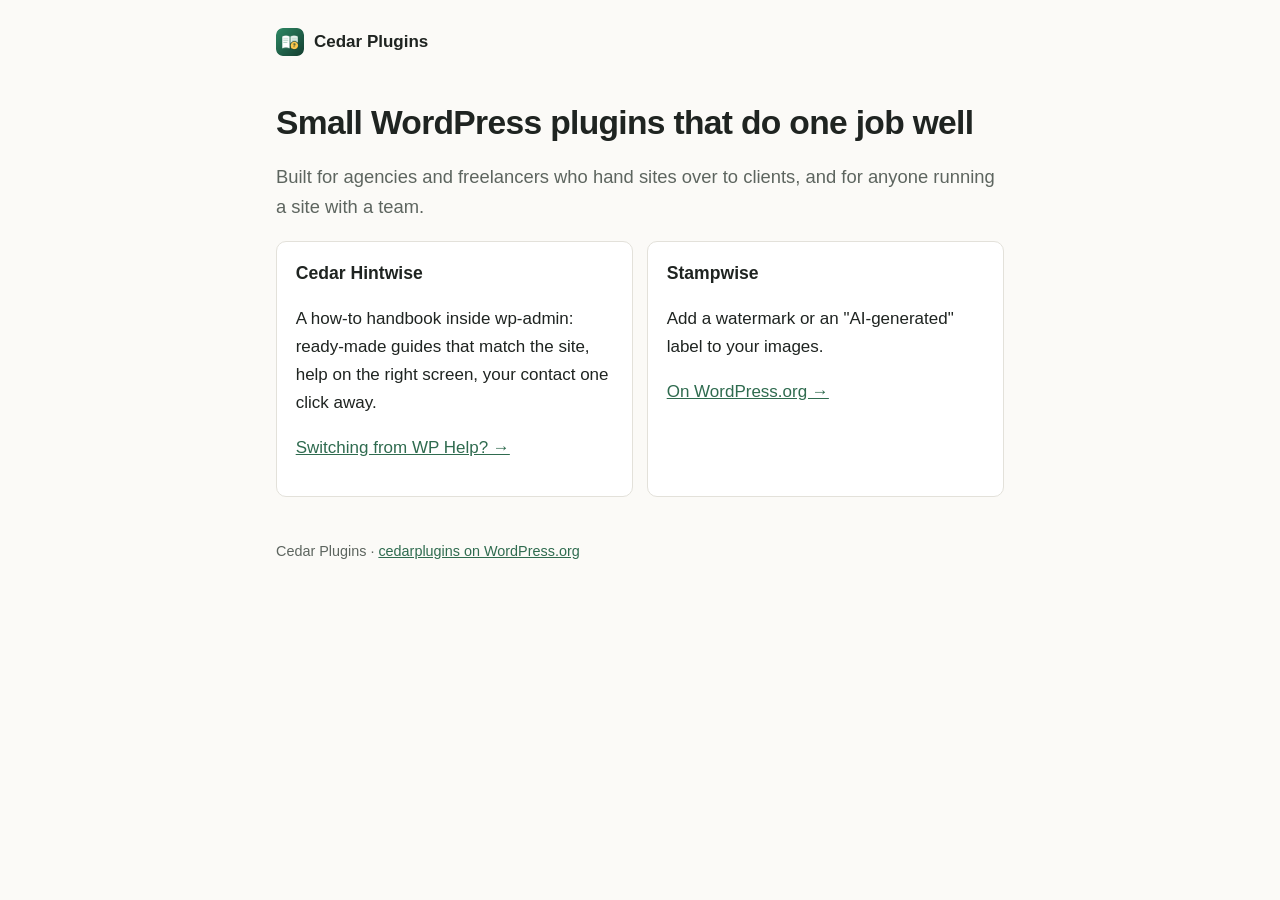
<file: index.html>
<!doctype html>
<html lang="en">
<head>
<meta charset="utf-8">
<meta name="viewport" content="width=device-width, initial-scale=1">
<title>Cedar Plugins: WordPress plugins for agencies and site owners</title>
<meta name="description" content="Cedar Plugins makes small, focused WordPress plugins: Cedar Hintwise (client handbook in wp-admin) and Stampwise (image watermarks and AI labels).">
<link rel="canonical" href="https://nkiro33.github.io/cedar-plugins/">
<link rel="icon" href="assets/hintwise-icon.png" type="image/png">
<link rel="stylesheet" href="assets/style.css">
</head>
<body>
<header><img src="assets/hintwise-icon.png" alt=""><a href="./">Cedar Plugins</a></header>
<main>
<h1>Small WordPress plugins that do one job well</h1>
<p class="lead">Built for agencies and freelancers who hand sites over to clients, and for anyone running a site with a team.</p>
<div class="cards">
  <div class="card">
    <h3>Cedar Hintwise</h3>
    <p>A how-to handbook inside wp-admin: ready-made guides that match the site, help on the right screen, your contact one click away.</p>
    <p><a href="wp-help-alternative/">Switching from WP Help? →</a></p>
  </div>
  <div class="card">
    <h3>Stampwise</h3>
    <p>Add a watermark or an "AI-generated" label to your images.</p>
    <p><a href="https://wordpress.org/plugins/stampwise/">On WordPress.org →</a></p>
  </div>
</div>
</main>
<footer>Cedar Plugins · <a href="https://profiles.wordpress.org/cedarplugins/">cedarplugins on WordPress.org</a></footer>
</body>
</html>
</file>
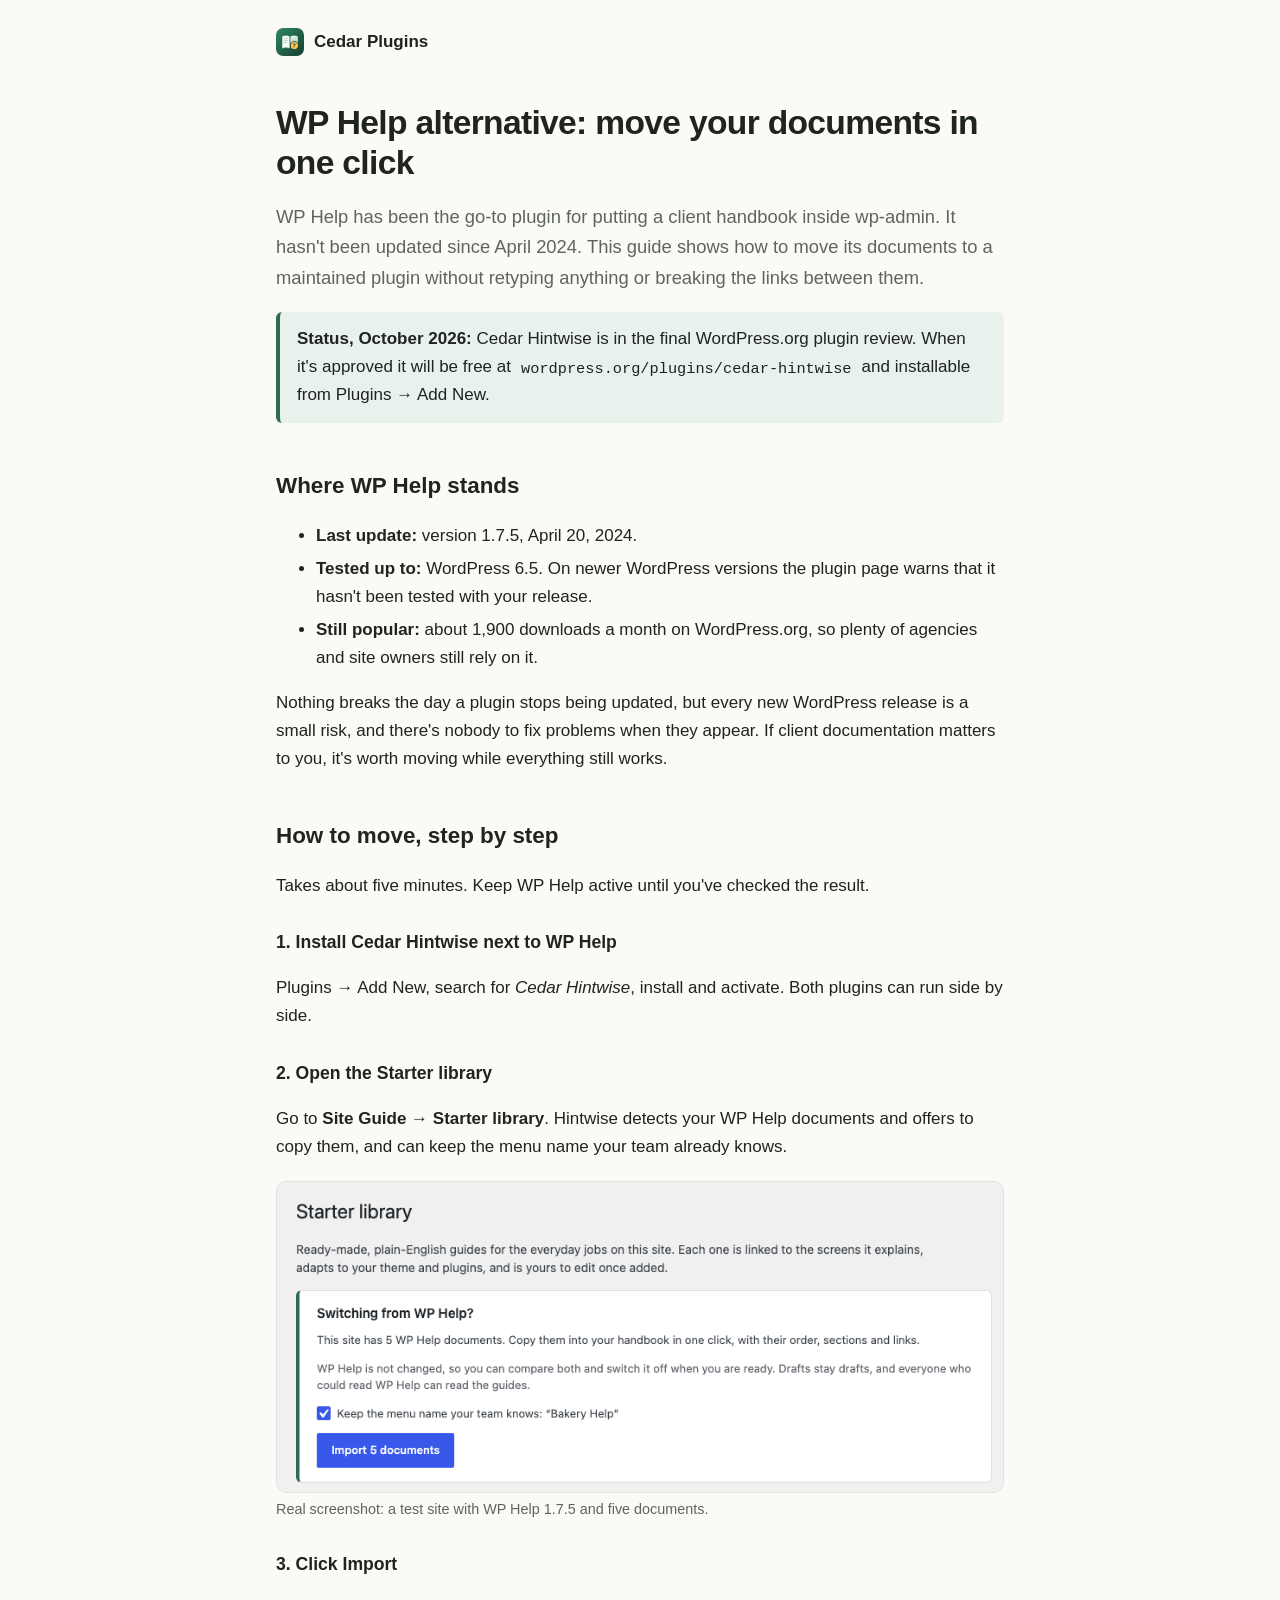
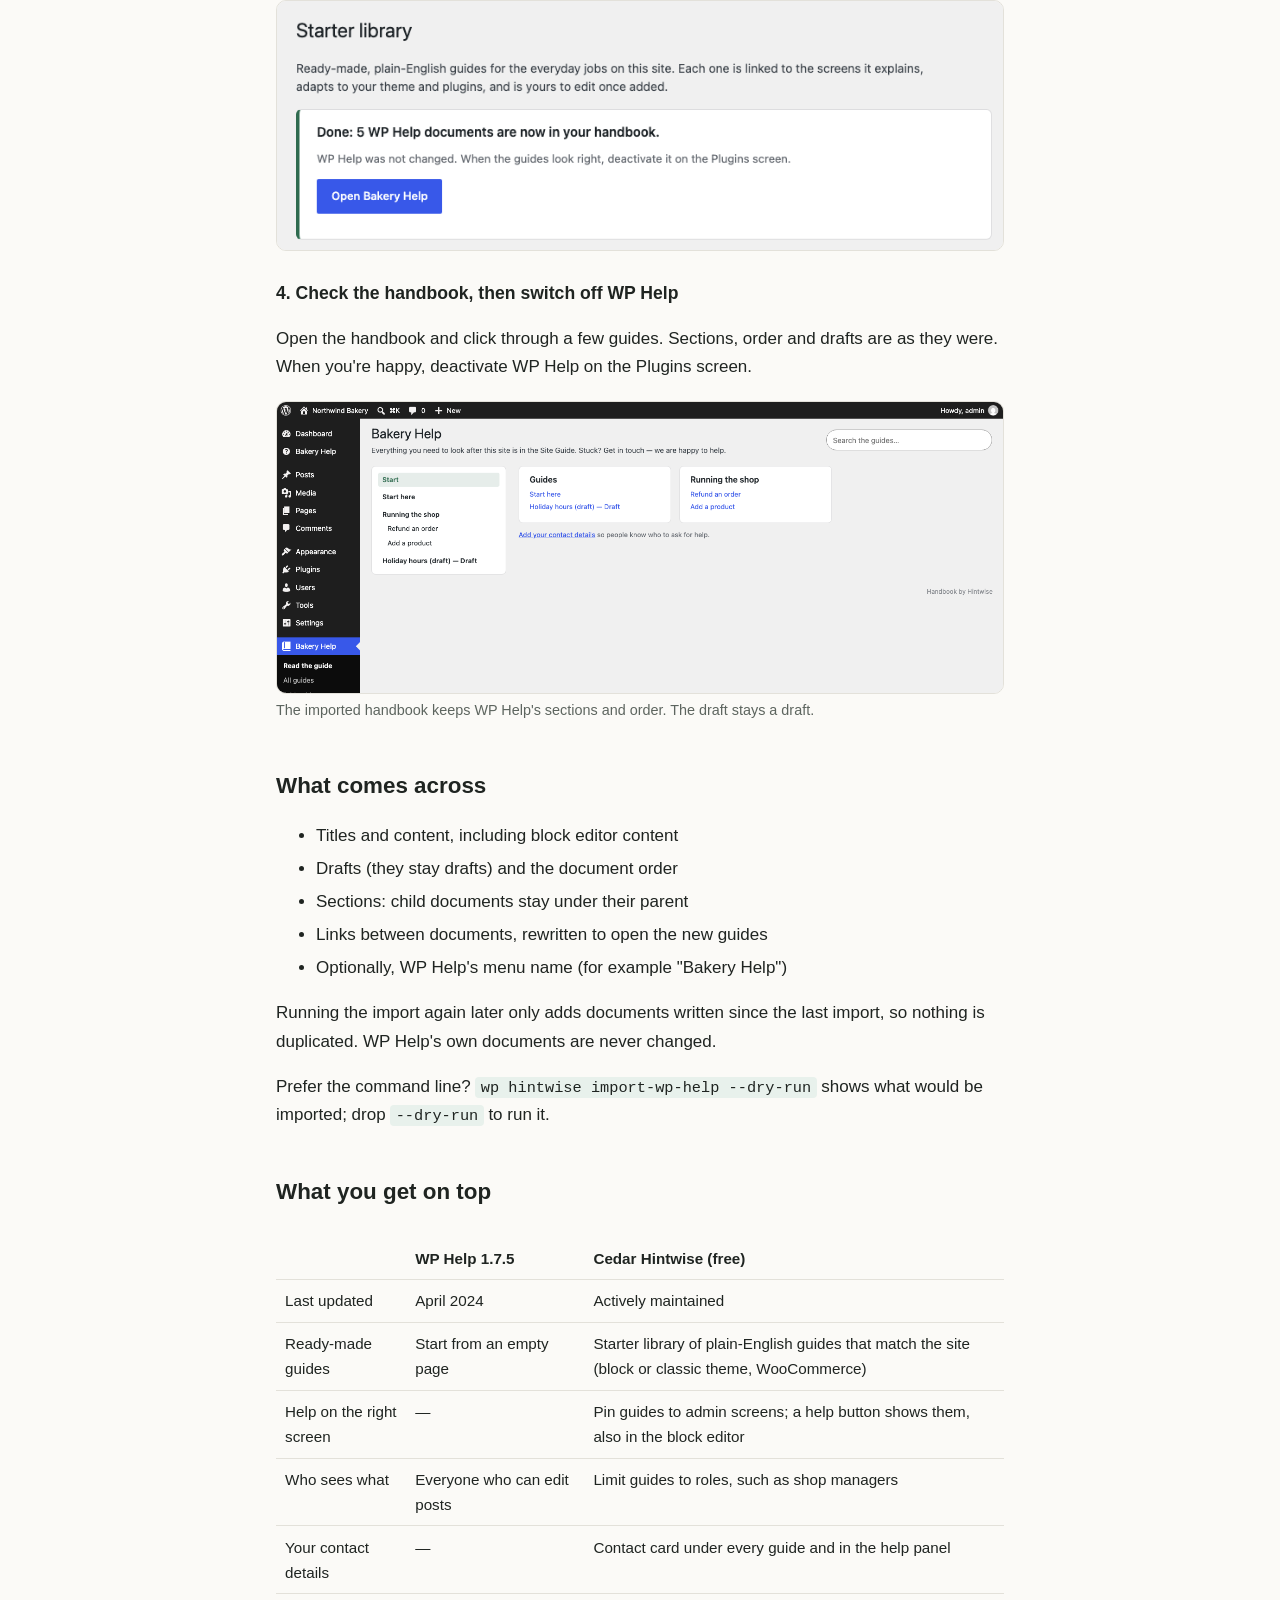
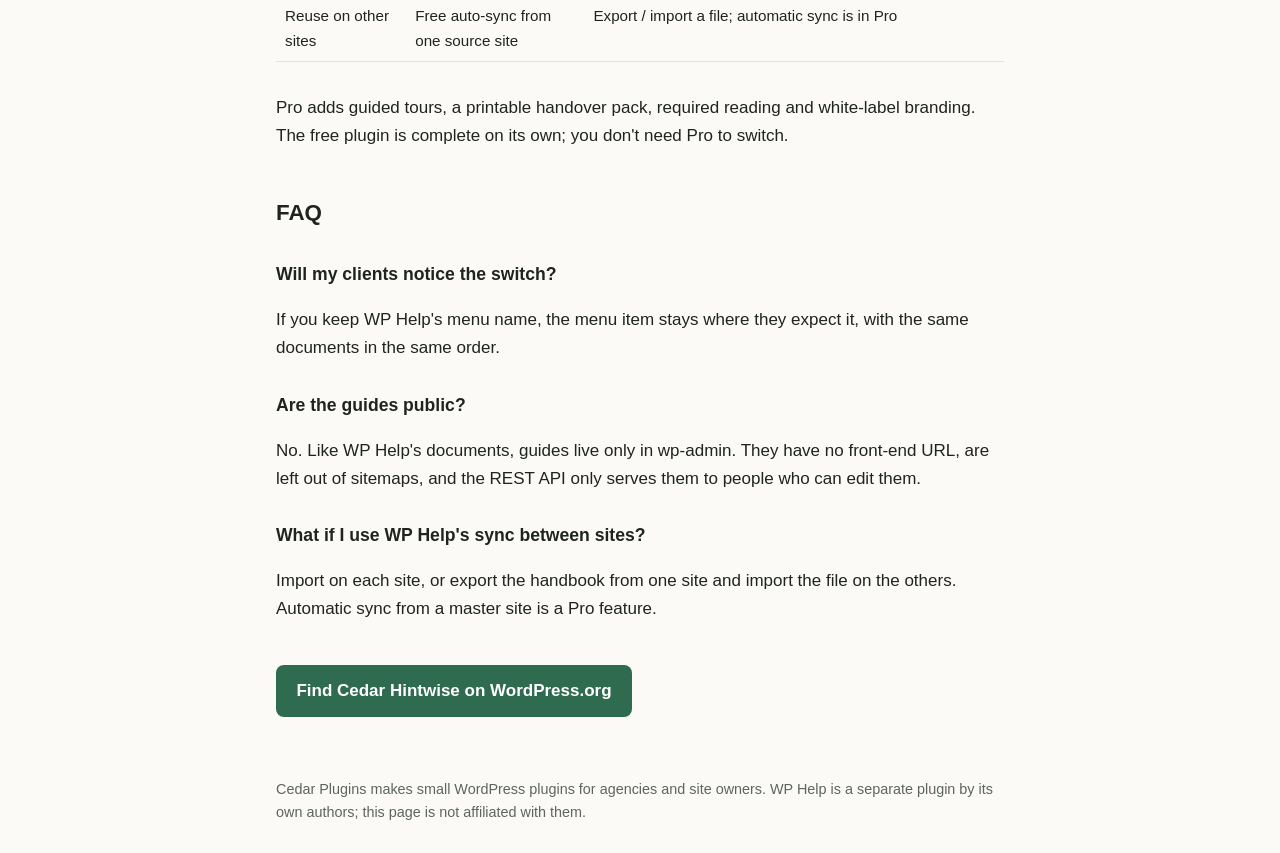
<file: wp-help-alternative/index.html>
<!doctype html>
<html lang="en">
<head>
<meta charset="utf-8">
<meta name="viewport" content="width=device-width, initial-scale=1">
<title>WP Help Alternative: Move Your WP Help Documents in One Click (2026)</title>
<meta name="description" content="WP Help hasn't been updated since April 2024. How to move your WP Help documents to a maintained client handbook plugin with their order, sections, drafts and links intact.">
<link rel="canonical" href="https://nkiro33.github.io/cedar-plugins/wp-help-alternative/">
<link rel="icon" href="../assets/hintwise-icon.png" type="image/png">
<meta property="og:type" content="article">
<meta property="og:title" content="WP Help alternative: move your documents in one click">
<meta property="og:description" content="WP Help hasn't been updated since April 2024. Here's how to move its documents, with order, sections and links intact.">
<meta property="og:url" content="https://nkiro33.github.io/cedar-plugins/wp-help-alternative/">
<meta property="og:image" content="https://nkiro33.github.io/cedar-plugins/assets/og-hintwise.png">
<meta name="twitter:card" content="summary_large_image">
<link rel="stylesheet" href="../assets/style.css">
<script type="application/ld+json">
{
  "@context": "https://schema.org",
  "@graph": [
    {
      "@type": "HowTo",
      "name": "Move WP Help documents to Cedar Hintwise",
      "step": [
        { "@type": "HowToStep", "name": "Install Cedar Hintwise", "text": "Install and activate Cedar Hintwise from Plugins → Add New, next to WP Help." },
        { "@type": "HowToStep", "name": "Open the Starter library", "text": "Go to Site Guide → Starter library. Hintwise finds your WP Help documents and shows a Switching from WP Help? box." },
        { "@type": "HowToStep", "name": "Import", "text": "Keep the menu name your team knows if you like, then click Import. Titles, content, drafts, order, sections and links between documents come across." },
        { "@type": "HowToStep", "name": "Check and switch off WP Help", "text": "Open the handbook, check the guides, then deactivate WP Help on the Plugins screen. WP Help's own documents are never changed." }
      ]
    },
    {
      "@type": "FAQPage",
      "mainEntity": [
        { "@type": "Question", "name": "Is WP Help still maintained?",
          "acceptedAnswer": { "@type": "Answer", "text": "WP Help 1.7.5 was last updated on WordPress.org on April 20, 2024 and is marked as tested up to WordPress 6.5. It still installs and works, but it has had no updates since." } },
        { "@type": "Question", "name": "Do I lose my WP Help documents when I switch?",
          "acceptedAnswer": { "@type": "Answer", "text": "No. The import copies them. WP Help's documents are not changed or deleted, so you can compare both before you deactivate WP Help." } },
        { "@type": "Question", "name": "Do links between WP Help documents still work after importing?",
          "acceptedAnswer": { "@type": "Answer", "text": "Yes. Links that pointed to another WP Help document are rewritten to open the matching guide in the new handbook." } },
        { "@type": "Question", "name": "Can I import from the command line?",
          "acceptedAnswer": { "@type": "Answer", "text": "Yes, with WP-CLI: wp hintwise import-wp-help, with --dry-run to preview." } }
      ]
    }
  ]
}
</script>
</head>
<body>
<header><img src="../assets/hintwise-icon.png" alt=""><a href="../">Cedar Plugins</a></header>
<main>
<h1>WP Help alternative: move your documents in one click</h1>
<p class="lead">WP Help has been the go-to plugin for putting a client handbook inside wp-admin. It hasn't been updated since April 2024. This guide shows how to move its documents to a maintained plugin without retyping anything or breaking the links between them.</p>

<!-- STATUS: swap this block for the wordpress.org link once Cedar Hintwise is approved. -->
<p class="note"><strong>Status, October 2026:</strong> Cedar Hintwise is in the final WordPress.org plugin review. When it's approved it will be free at <code>wordpress.org/plugins/cedar-hintwise</code> and installable from Plugins → Add New.</p>

<h2>Where WP Help stands</h2>
<ul>
  <li><strong>Last update:</strong> version 1.7.5, April 20, 2024.</li>
  <li><strong>Tested up to:</strong> WordPress 6.5. On newer WordPress versions the plugin page warns that it hasn't been tested with your release.</li>
  <li><strong>Still popular:</strong> about 1,900 downloads a month on WordPress.org, so plenty of agencies and site owners still rely on it.</li>
</ul>
<p>Nothing breaks the day a plugin stops being updated, but every new WordPress release is a small risk, and there's nobody to fix problems when they appear. If client documentation matters to you, it's worth moving while everything still works.</p>

<h2>How to move, step by step</h2>
<p>Takes about five minutes. Keep WP Help active until you've checked the result.</p>

<h3>1. Install Cedar Hintwise next to WP Help</h3>
<p>Plugins → Add New, search for <em>Cedar Hintwise</em>, install and activate. Both plugins can run side by side.</p>

<h3>2. Open the Starter library</h3>
<p>Go to <strong>Site Guide → Starter library</strong>. Hintwise detects your WP Help documents and offers to copy them, and can keep the menu name your team already knows.</p>
<figure>
  <img src="../assets/import-box.png" width="840" height="358" alt="The Switching from WP Help? box on the Starter library screen, offering to import 5 documents and keep the menu name Bakery Help">
  <figcaption>Real screenshot: a test site with WP Help 1.7.5 and five documents.</figcaption>
</figure>

<h3>3. Click Import</h3>
<figure>
  <img src="../assets/import-done.png" width="840" height="288" alt="Done: 5 WP Help documents are now in your handbook. WP Help was not changed.">
</figure>

<h3>4. Check the handbook, then switch off WP Help</h3>
<p>Open the handbook and click through a few guides. Sections, order and drafts are as they were. When you're happy, deactivate WP Help on the Plugins screen.</p>
<figure>
  <img src="../assets/site-guide.png" width="1400" height="560" alt="The imported handbook, Bakery Help, with the Running the shop section containing Refund an order and Add a product">
  <figcaption>The imported handbook keeps WP Help's sections and order. The draft stays a draft.</figcaption>
</figure>

<h2>What comes across</h2>
<ul>
  <li>Titles and content, including block editor content</li>
  <li>Drafts (they stay drafts) and the document order</li>
  <li>Sections: child documents stay under their parent</li>
  <li>Links between documents, rewritten to open the new guides</li>
  <li>Optionally, WP Help's menu name (for example "Bakery Help")</li>
</ul>
<p>Running the import again later only adds documents written since the last import, so nothing is duplicated. WP Help's own documents are never changed.</p>
<p>Prefer the command line? <code>wp hintwise import-wp-help --dry-run</code> shows what would be imported; drop <code>--dry-run</code> to run it.</p>

<h2>What you get on top</h2>
<div class="table-wrap">
<table>
  <thead><tr><th></th><th>WP Help 1.7.5</th><th>Cedar Hintwise (free)</th></tr></thead>
  <tbody>
    <tr><td>Last updated</td><td>April 2024</td><td>Actively maintained</td></tr>
    <tr><td>Ready-made guides</td><td>Start from an empty page</td><td>Starter library of plain-English guides that match the site (block or classic theme, WooCommerce)</td></tr>
    <tr><td>Help on the right screen</td><td>—</td><td>Pin guides to admin screens; a help button shows them, also in the block editor</td></tr>
    <tr><td>Who sees what</td><td>Everyone who can edit posts</td><td>Limit guides to roles, such as shop managers</td></tr>
    <tr><td>Your contact details</td><td>—</td><td>Contact card under every guide and in the help panel</td></tr>
    <tr><td>Reuse on other sites</td><td>Free auto-sync from one source site</td><td>Export / import a file; automatic sync is in Pro</td></tr>
  </tbody>
</table>
</div>
<p>Pro adds guided tours, a printable handover pack, required reading and white-label branding. The free plugin is complete on its own; you don't need Pro to switch.</p>

<h2>FAQ</h2>
<h3>Will my clients notice the switch?</h3>
<p>If you keep WP Help's menu name, the menu item stays where they expect it, with the same documents in the same order.</p>
<h3>Are the guides public?</h3>
<p>No. Like WP Help's documents, guides live only in wp-admin. They have no front-end URL, are left out of sitemaps, and the REST API only serves them to people who can edit them.</p>
<h3>What if I use WP Help's sync between sites?</h3>
<p>Import on each site, or export the handbook from one site and import the file on the others. Automatic sync from a master site is a Pro feature.</p>

<p style="margin-top:2.5em"><a class="cta" href="https://wordpress.org/plugins/search/cedar+hintwise/">Find Cedar Hintwise on WordPress.org</a></p>
</main>
<footer>Cedar Plugins makes small WordPress plugins for agencies and site owners. WP Help is a separate plugin by its own authors; this page is not affiliated with them.</footer>
</body>
</html>
</file>
<file: assets/style.css>
:root {
  --bg: #fbfaf7; --text: #1f2421; --muted: #5d655f; --line: #e3e1da;
  --accent: #2f6b4f; --accent-soft: #e8f1ec; --card: #fff;
}
@media (prefers-color-scheme: dark) {
  :root { --bg: #151917; --text: #e8ece9; --muted: #a3ada6; --line: #2c332f; --accent: #6fbf97; --accent-soft: #1e2a24; --card: #1b201d; }
}
* { box-sizing: border-box; }
body { margin: 0; background: var(--bg); color: var(--text); font: 17px/1.65 -apple-system, BlinkMacSystemFont, "Segoe UI", Roboto, sans-serif; }
main, header, footer { max-width: 760px; margin: 0 auto; padding: 0 16px; }
header { padding-top: 28px; display: flex; align-items: center; gap: 10px; font-weight: 700; }
header a { color: var(--text); text-decoration: none; }
header img { width: 28px; height: 28px; border-radius: 7px; }
h1 { font-size: 2.1rem; line-height: 1.2; margin: 1.4em 0 .4em; letter-spacing: -.02em; }
h2 { font-size: 1.4rem; margin: 2em 0 .5em; }
h3 { font-size: 1.1rem; margin: 1.6em 0 .3em; }
p.lead { font-size: 1.15rem; color: var(--muted); }
a { color: var(--accent); }
figure { margin: 1.2em 0; }
figure img { width: 100%; height: auto; border: 1px solid var(--line); border-radius: 10px; display: block; }
figcaption { font-size: .9rem; color: var(--muted); margin-top: .4em; }
table { width: 100%; border-collapse: collapse; font-size: .95rem; margin: 1em 0; }
th, td { text-align: left; padding: .55em .6em; border-bottom: 1px solid var(--line); vertical-align: top; }
th { font-weight: 650; }
.table-wrap { overflow-x: auto; }
.note { background: var(--accent-soft); border-left: 4px solid var(--accent); padding: .8em 1em; border-radius: 6px; }
.cta { display: inline-block; background: var(--accent); color: #fff; padding: .7em 1.2em; border-radius: 8px; text-decoration: none; font-weight: 650; }
@media (prefers-color-scheme: dark) { .cta { color: #10140f; } }
code { font-family: ui-monospace, Menlo, monospace; font-size: .9em; background: var(--accent-soft); padding: .1em .35em; border-radius: 4px; }
ol li, ul li { margin: .3em 0; }
.cards { display: grid; gap: 14px; grid-template-columns: repeat(auto-fit, minmax(230px, 1fr)); }
.card { background: var(--card); border: 1px solid var(--line); border-radius: 10px; padding: 1em 1.1em; }
.card h3 { margin-top: 0; }
footer { color: var(--muted); font-size: .9rem; padding: 3em 16px 2em; }
</file>
